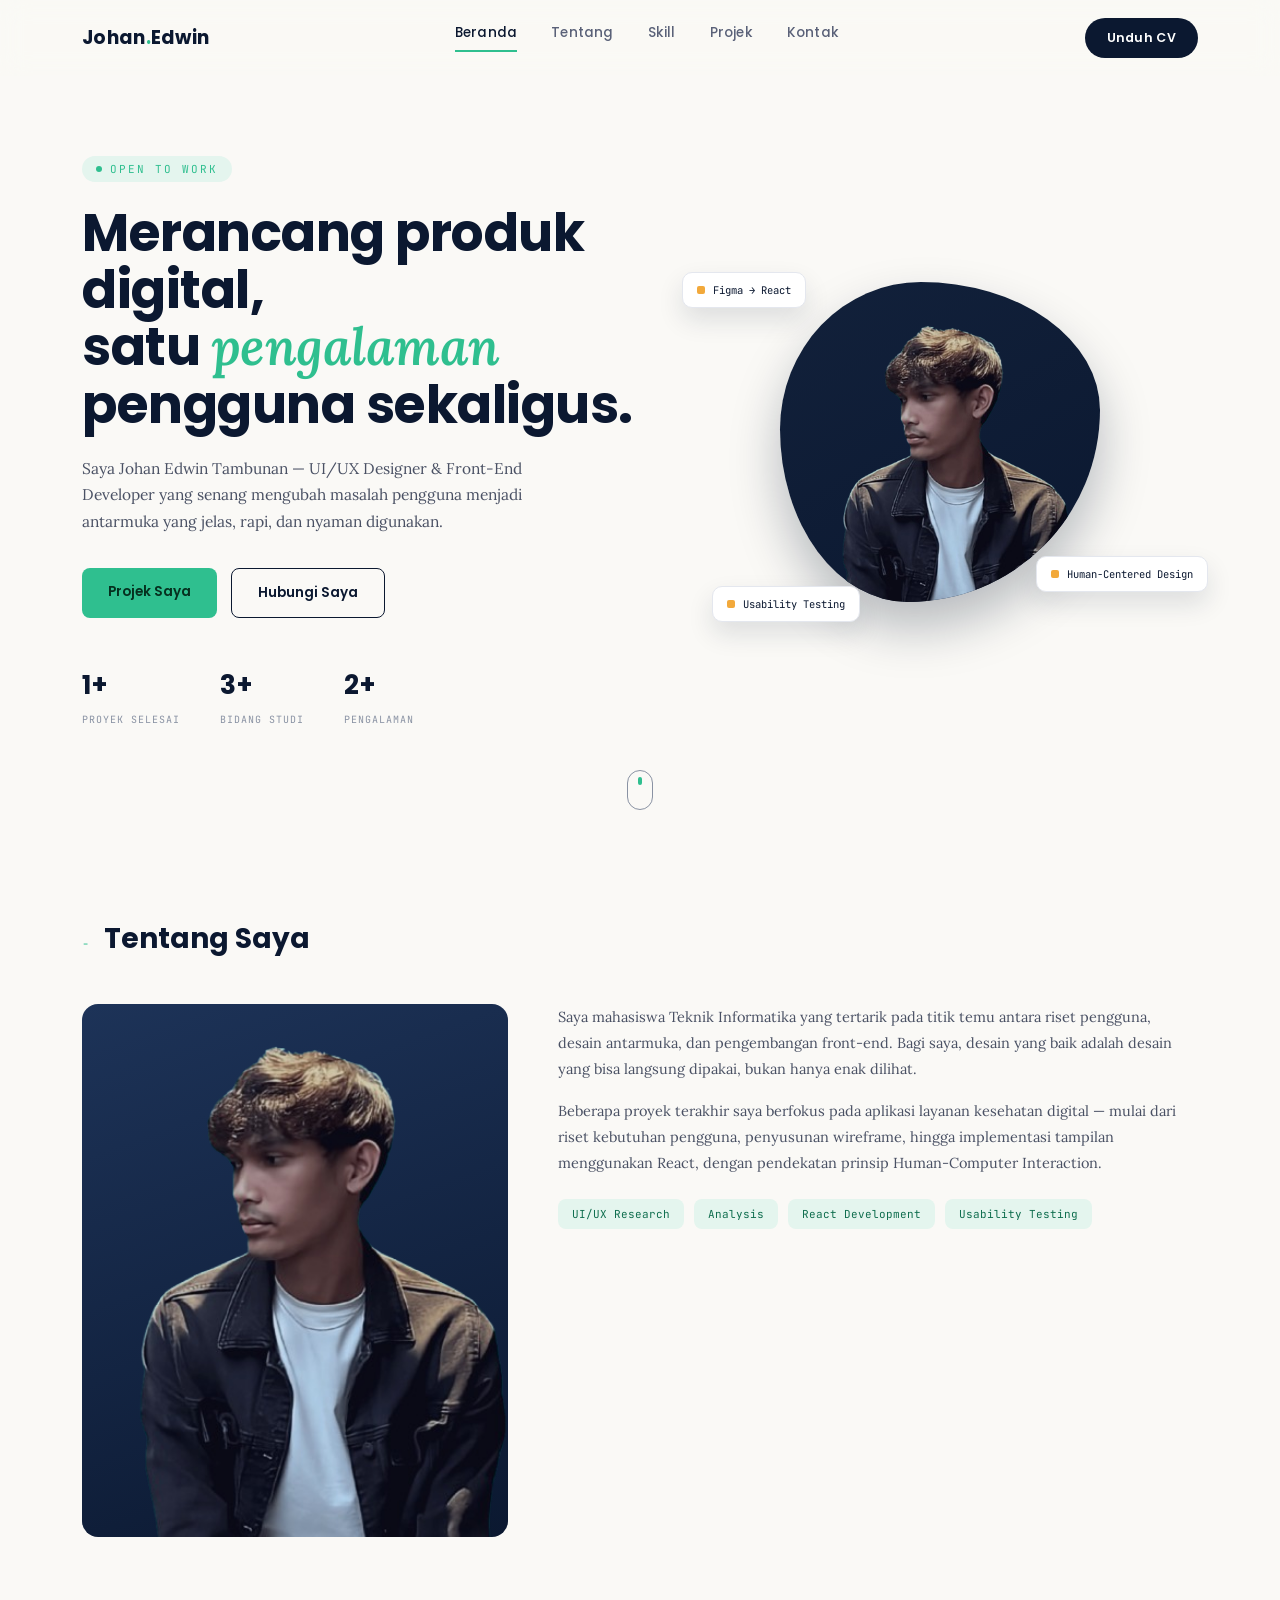
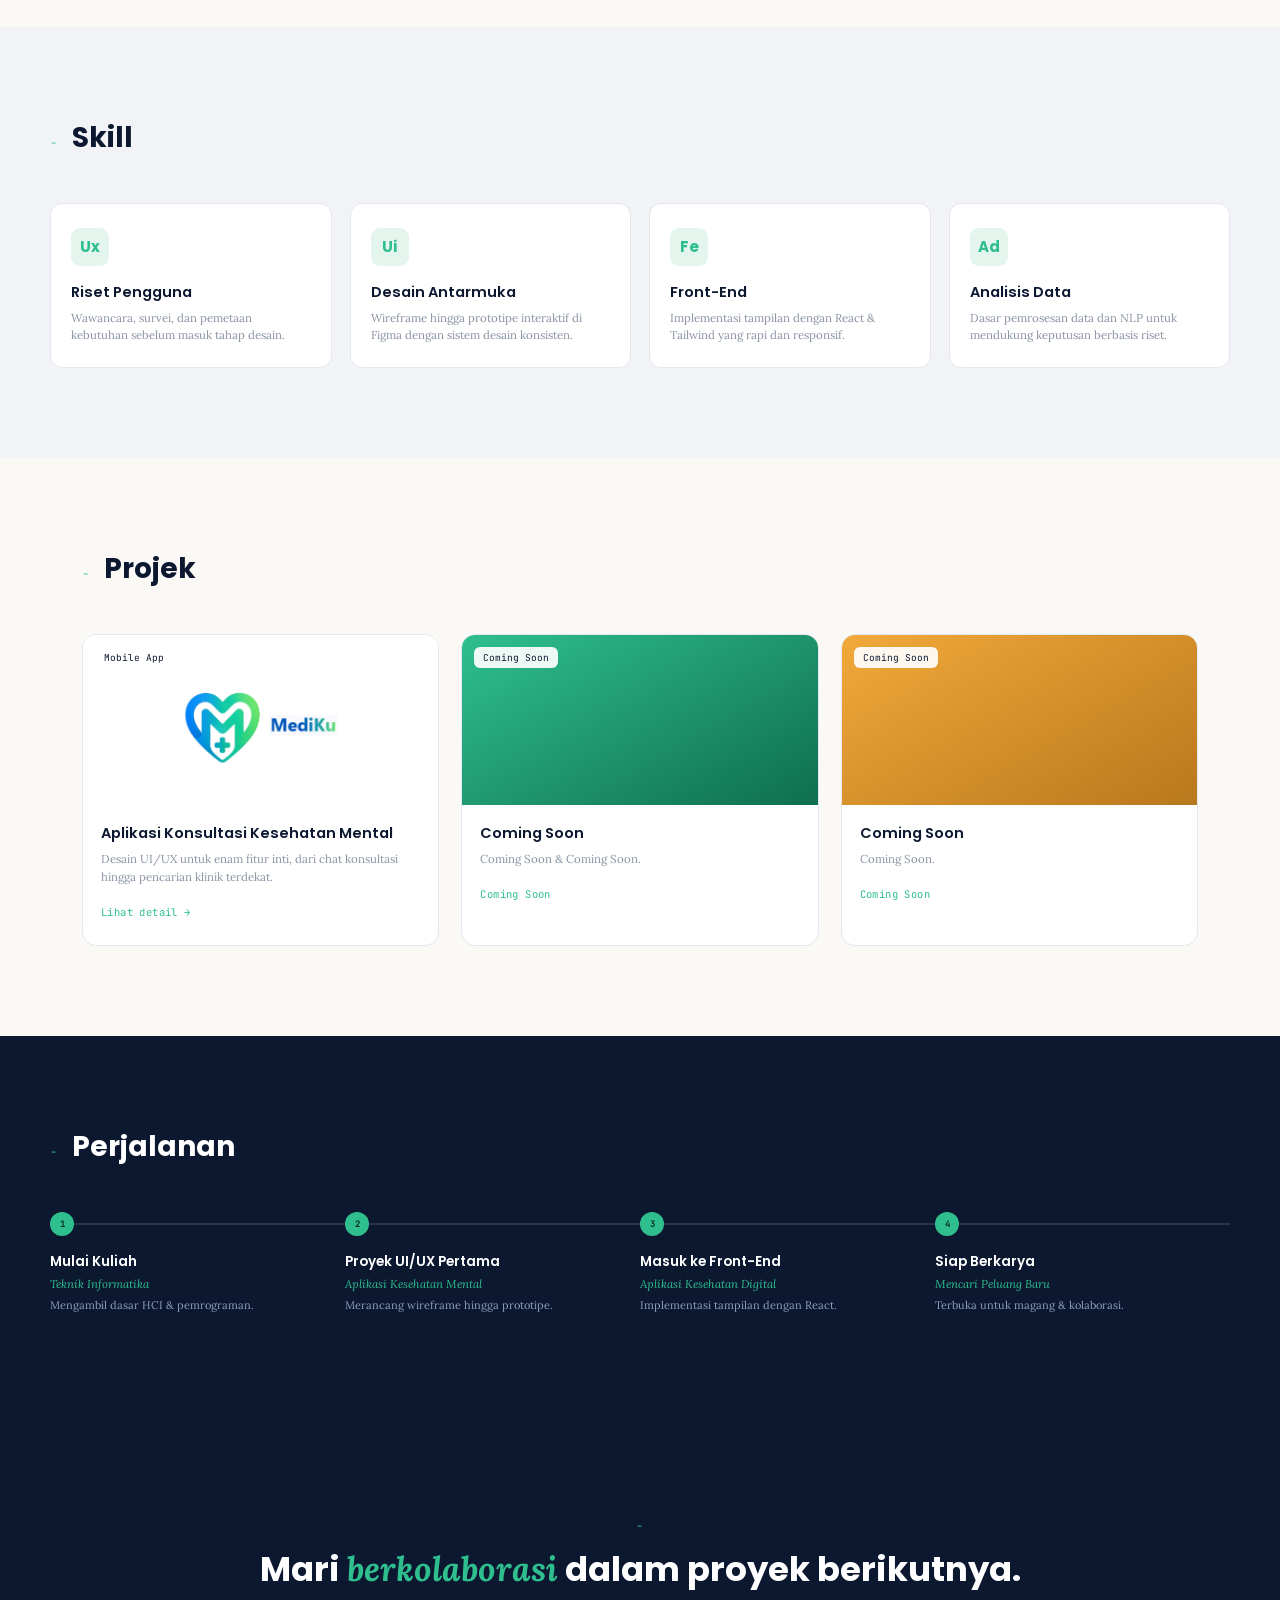
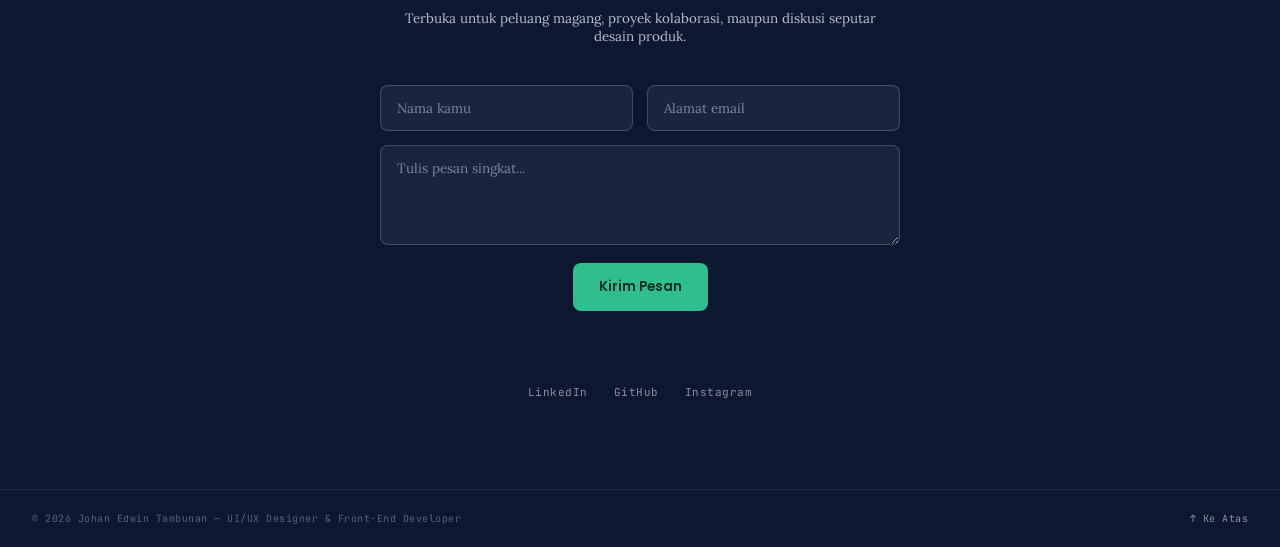
<file: index.html>
<!DOCTYPE html>
<html lang="id">
<head>
<meta charset="UTF-8">
<meta name="viewport" content="width=device-width, initial-scale=1.0">
<title>Johan - Portofolio</title>
<meta name="description" content="Portofolio Nama Anda, UI/UX Designer & Front-End Developer.">

<link rel="preconnect" href="https://fonts.googleapis.com">
<link rel="preconnect" href="https://fonts.gstatic.com" crossorigin>
<link href="https://fonts.googleapis.com/css2?family=Poppins:ital,wght@0,300;0,400;0,500;0,600;0,700;1,500&family=Lora:ital,wght@0,400;0,500;0,600;1,400;1,500;1,600&family=JetBrains+Mono:wght@400;500;600&display=swap" rel="stylesheet">

<link rel="stylesheet" href="style.css">
</head>
<body>

<!-- welcome -->
<div class="loader" id="loader"><div class="loader-mark">J E T</div></div>

<!-- bagian navbar -->
<header class="navbar" id="navbar">
  <div class="nav-inner">
    <a href="#beranda" class="logo">Johan<span>.</span>Edwin</a>

    <nav class="menu" id="menu">
      <a href="#beranda" class="menu-link active" data-section="beranda">Beranda</a>
      <a href="#tentang" class="menu-link" data-section="tentang">Tentang</a>
      <a href="#keahlian" class="menu-link" data-section="keahlian">Skill</a>
      <a href="#karya" class="menu-link" data-section="karya">Projek</a>
      <a href="#kontak" class="menu-link" data-section="kontak">Kontak</a>
      <a href="#" class="menu-cta-mobile">Unduh CV</a>
    </nav>

    <a href="#" class="cta-btn">Unduh CV</a>

    <button class="burger" id="burger" aria-label="Buka menu">
      <span></span><span></span><span></span>
    </button>
  </div>
</header>

<!-- ini bagian konteiner hero nya -->
<section class="hero" id="beranda">
  <div class="hero-text" data-reveal>
    <div class="eyebrow">Open To Work</div>
    <h1>Merancang produk digital,<br>satu <em>pengalaman</em><br>pengguna sekaligus.</h1>
    <p>
      Saya Johan Edwin Tambunan — UI/UX Designer &amp; Front-End Developer yang senang mengubah
      masalah pengguna menjadi antarmuka yang jelas, rapi, dan nyaman digunakan.
    </p>
    <div class="hero-btns">
      <a href="#karya" class="btn-primary">Projek Saya</a>
      <a href="#kontak" class="btn-ghost">Hubungi Saya</a>
    </div>
    <div class="stat-row">
      <div class="stat"><b data-count="1">0</b><span>Proyek Selesai</span></div>
      <div class="stat"><b data-count="3">0</b><span>Bidang Studi</span></div>
      <div class="stat"><b data-count="2">0</b><span>Pengalaman</span></div>
    </div>
  </div>

  <div class="hero-art" data-reveal>
    <div class="art-blob">
      <img src="Logo-Johan.png" alt="Logo Johan" class="blop-photo">
    </div>
    <div class="float-card fc1"><span class="sq"></span>Figma → React</div>
    <div class="float-card fc2"><span class="sq"></span>Human-Centered Design</div>
    <div class="float-card fc3"><span class="sq"></span>Usability Testing</div>
  </div>

  <a href="#tentang" class="scroll-cue" aria-label="Gulir ke bawah"><span></span></a>
</section>

<!-- bagian tentang nya -->
<section class="block" id="tentang">
  <div class="sec-head" data-reveal>
    <span class="sec-num"> - </span><span class="sec-title">Tentang Saya</span>
  </div>
  <div class="about-grid">
    <div class="about-photo" data-reveal>
       <img src="Logo-Johan.png" alt="Logo Johan" class="about-img">
    </div>
    <div data-reveal>
      <p>
        Saya mahasiswa Teknik Informatika yang tertarik pada titik temu antara riset pengguna,
        desain antarmuka, dan pengembangan front-end. Bagi saya, desain yang baik adalah desain
        yang bisa langsung dipakai, bukan hanya enak dilihat.
      </p>
      <p>
        Beberapa proyek terakhir saya berfokus pada aplikasi layanan kesehatan digital — mulai
        dari riset kebutuhan pengguna, penyusunan wireframe, hingga implementasi tampilan
        menggunakan React, dengan pendekatan prinsip Human-Computer Interaction.
      </p>
      <div class="badge-wrap">
        <span class="badge">UI/UX Research</span>
        <span class="badge">Analysis</span>
        <span class="badge">React Development</span>
        <span class="badge">Usability Testing</span>
      </div>
    </div>
  </div>
</section>

<!-- bagian skill nya -->
<section class="block alt-bg" id="keahlian">
  <div class="sec-head" data-reveal>
    <span class="sec-num">-</span><span class="sec-title">Skill</span>
  </div>
  <div class="skill-grid">
    <div class="skill-card" data-reveal><div class="ico">Ux</div><h3>Riset Pengguna</h3><p>Wawancara, survei, dan pemetaan kebutuhan sebelum masuk tahap desain.</p></div>
    <div class="skill-card" data-reveal><div class="ico">Ui</div><h3>Desain Antarmuka</h3><p>Wireframe hingga prototipe interaktif di Figma dengan sistem desain konsisten.</p></div>
    <div class="skill-card" data-reveal><div class="ico">Fe</div><h3>Front-End</h3><p>Implementasi tampilan dengan React &amp; Tailwind yang rapi dan responsif.</p></div>
    <div class="skill-card" data-reveal><div class="ico">Ad</div><h3>Analisis Data</h3><p>Dasar pemrosesan data dan NLP untuk mendukung keputusan berbasis riset.</p></div>
  </div>
</section>

<!-- bagian projek  nya -->
<section class="block" id="karya">
  <div class="sec-head" data-reveal>
    <span class="sec-num">-</span><span class="sec-title">Projek</span>
  </div>
  <div class="work-grid">
    <article class="work-card" data-reveal data-filter="mobile">
      <div class="work-thumb thumb-1">
        <span class="tag-mini">Mobile App</span>
        <img src="Mediku.png" class="mediku-img" alt="Aplikasi Konsultasi Kesehatan Mental">
      </div>
      <div class="work-body">
        <h3>Aplikasi Konsultasi Kesehatan Mental</h3>
        <p>Desain UI/UX untuk enam fitur inti, dari chat konsultasi hingga pencarian klinik terdekat.</p>
        <a href="https://mediku-app.vercel.app/" target="_blank" rel="noopener noreferrer" class="work-link">Lihat detail →</a>
      </div>
    </article>
    <article class="work-card" data-reveal data-filter="web">
      <div class="work-thumb thumb-2"><span class="tag-mini">Coming Soon</span></div>
      <div class="work-body">
        <h3>Coming Soon</h3>
        <p>Coming Soon &amp; Coming Soon.</p>
        <a href="#" class="work-link">Coming Soon</a>
      </div>
    </article>
    <article class="work-card" data-reveal data-filter="riset">
      <div class="work-thumb thumb-3"><span class="tag-mini">Coming Soon</span></div>
      <div class="work-body">
        <h3>Coming Soon</h3>
        <p>Coming Soon.</p>
        <a href="#" class="work-link">Coming Soon</a>
      </div>
    </article>
  </div>
</section>

<!-- bagian pengalaman nya  -->
<section class="block band-alt" id="perjalanan">
  <div class="sec-head" data-reveal>
    <span class="sec-num">-</span><span class="sec-title">Perjalanan</span>
  </div>
  <div class="tl-wrap">
    <div class="tl-item" data-reveal><div class="tl-dot">1</div><h4>Mulai Kuliah</h4><div class="org">Teknik Informatika</div><p>Mengambil dasar HCI &amp; pemrograman.</p></div>
    <div class="tl-item" data-reveal><div class="tl-dot">2</div><h4>Proyek UI/UX Pertama</h4><div class="org">Aplikasi Kesehatan Mental</div><p>Merancang wireframe hingga prototipe.</p></div>
    <div class="tl-item" data-reveal><div class="tl-dot">3</div><h4>Masuk ke Front-End</h4><div class="org">Aplikasi Kesehatan Digital</div><p>Implementasi tampilan dengan React.</p></div>
    <div class="tl-item" data-reveal><div class="tl-dot">4</div><h4>Siap Berkarya</h4><div class="org">Mencari Peluang Baru</div><p>Terbuka untuk magang &amp; kolaborasi.</p></div>
  </div>
</section>

<!-- bagian kontak nya -->
<section class="contact" id="kontak">
  <div class="sec-num" data-reveal>-</div>
  <h2 data-reveal>Mari <em>berkolaborasi</em> dalam proyek berikutnya.</h2>
  <p data-reveal>Terbuka untuk peluang magang, proyek kolaborasi, maupun diskusi seputar desain produk.</p>

  <form class="contact-form" id="contactForm" data-reveal>
    <div class="form-row">
      <input type="text" name="nama" placeholder="Nama kamu" required>
      <input type="email" name="email" placeholder="Alamat email" required>
    </div>
    <textarea name="pesan" rows="4" placeholder="Tulis pesan singkat..." required></textarea>
    <button type="submit" class="btn-primary">Kirim Pesan</button>
    <p class="form-note" id="formNote"></p>
  </form>

  <div class="social-row" data-reveal>
    <a href="https://www.linkedin.com/in/johantambunan17/" target="_blank" rel="noopener noreferrer">LinkedIn</a><a href="https://github.com/Johanedwin12" target="_blank" rel="noopener noreferrer">GitHub</a><a href="#">Instagram</a>
  </div>
</section>

<footer>
  <span>© <span id="year"></span> Johan Edwin Tambunan — UI/UX Designer &amp; Front-End Developer</span>
  <button class="to-top" id="toTop" aria-label="Kembali ke atas">↑ Ke Atas</button>
</footer>

<script src="script.js"></script>
</body>
</html>
</file>
<file: style.css>
/* bagian desain token */
:root{
  --navy:#12213B;
  --navy-deep:#0B1830;
  --ink:#1C2230;
  --paper:#FAF9F6;
  --panel:#FFFFFF;
  --mint:#2FBF8F;
  --mint-soft:#E4F5EE;
  --amber:#F2A93B;
  --slate:#8992A3;
  --line:#E4E7EE;

  --font-display:'Poppins', sans-serif;
  --font-body:'Lora', serif;
  --font-mono:'JetBrains Mono', monospace;

  --nav-h:76px;
  --container:1180px;
}

*{box-sizing:border-box;margin:0;padding:0;}
html{scroll-behavior:smooth;}
body{
  font-family:var(--font-display);
  background:var(--paper);
  color:var(--ink);
  overflow-x:hidden;
}
a{text-decoration:none;color:inherit;}
ul,li{list-style:none;}
img{max-width:100%;display:block;}
button{font-family:inherit;border:none;background:none;cursor:pointer;}
section{scroll-margin-top:var(--nav-h);}

/* bagian loader */
.loader{
  position:fixed;inset:0;z-index:999;
  background:var(--navy-deep);
  display:flex;align-items:center;justify-content:center;
  transition:opacity .6s ease, visibility .6s ease;
}
.loader-mark{
  font-family:var(--font-display);font-weight:700;font-size:32px;
  color:var(--mint);letter-spacing:2px;
  animation:pulse 1.1s ease-in-out infinite;
}
.loader.hide{opacity:0;visibility:hidden;}
@keyframes pulse{
  0%,100%{transform:scale(1);opacity:1;}
  50%{transform:scale(1.12);opacity:.65;}
}

/* ini navbar */
.navbar{
  position:fixed;top:0;left:0;right:0;z-index:100;
  height:var(--nav-h);
  background:rgba(250,249,246,0.7);
  backdrop-filter:blur(14px);
  -webkit-backdrop-filter:blur(14px);
  border-bottom:1px solid transparent;
  transition:border-color .3s ease, background .3s ease, box-shadow .3s ease;
}
.navbar.scrolled{
  border-color:var(--line);
  background:rgba(250,249,246,0.92);
  box-shadow:0 8px 24px rgba(11,24,48,0.06);
}
.nav-inner{
  max-width:var(--container);
  margin:0 auto;
  height:100%;
  padding:0 32px;
  display:flex;align-items:center;justify-content:space-between;
  gap:24px;
}
.logo{font-weight:700;font-size:19px;letter-spacing:0.3px;color:var(--navy-deep);}
.logo span{color:var(--mint);}

.menu{display:flex;gap:34px;}
.menu-link{
  font-size:13.5px;color:#5A6178;font-weight:500;letter-spacing:0.2px;
  position:relative;padding-bottom:9px;
  transition:color .2s ease;
}
.menu-link::after{
  content:"";position:absolute;left:0;right:0;bottom:0;height:2px;
  background:var(--mint);transform:scaleX(0);transform-origin:left;
  transition:transform .25s ease;
}
.menu-link:hover{color:var(--navy-deep);}
.menu-link.active{color:var(--navy-deep);}
.menu-link.active::after{transform:scaleX(1);}

.cta-btn{
  background:var(--navy-deep);color:#fff;font-size:12.5px;font-weight:600;
  padding:11px 22px;border-radius:30px;letter-spacing:0.3px;
  transition:transform .2s ease, background .2s ease;
  white-space:nowrap;
}
.menu-cta-mobile{
  display:none; 
}
.cta-btn:hover{background:var(--mint);color:#06301F;transform:translateY(-2px);}

.burger{
  display:none;flex-direction:column;gap:5px;width:26px;
}
.burger span{height:2px;background:var(--navy-deep);border-radius:2px;transition:.3s;}
.burger.open span:nth-child(1){transform:translateY(7px) rotate(45deg);}
.burger.open span:nth-child(2){opacity:0;}
.burger.open span:nth-child(3){transform:translateY(-7px) rotate(-45deg);}

/* ini bagian hero */
.hero{
  max-width:var(--container);
  margin:0 auto;
  min-height:92vh;
  padding:calc(var(--nav-h) + 40px) 32px 60px 32px;
  display:grid;grid-template-columns:1.05fr 0.95fr;
  align-items:center;gap:30px;
  position:relative;
}
.eyebrow{
  display:inline-flex;align-items:center;gap:8px;
  font-family:var(--font-mono);font-size:11px;letter-spacing:2px;text-transform:uppercase;
  color:var(--mint);background:var(--mint-soft);
  padding:6px 14px;border-radius:20px;margin-bottom:22px;
}
.eyebrow::before{content:"";width:6px;height:6px;border-radius:50%;background:var(--mint);animation:pulse 1.6s ease-in-out infinite;}
.hero h1{
  font-weight:700;font-size:clamp(32px,4.6vw,52px);line-height:1.1;color:var(--navy-deep);
  letter-spacing:-0.5px;
}
.hero h1 em{font-family:var(--font-body);font-style:italic;color:var(--mint);font-weight:600;}
.hero p{
  font-family:var(--font-body);font-size:15.5px;line-height:1.7;color:#4A5164;
  margin-top:22px;max-width:480px;
}
.hero-btns{display:flex;gap:14px;margin-top:34px;flex-wrap:wrap;}
.btn-primary{
  background:var(--mint);color:#06301F;font-weight:600;font-size:13.5px;
  padding:14px 26px;border-radius:8px;display:inline-block;
  transition:transform .2s ease, box-shadow .2s ease;
}
.btn-primary:hover{transform:translateY(-3px);box-shadow:0 12px 22px rgba(47,191,143,0.32);}
.btn-ghost{
  border:1.4px solid var(--navy-deep);color:var(--navy-deep);font-weight:600;font-size:13.5px;
  padding:14px 26px;border-radius:8px;display:inline-block;
  transition:background .2s ease, color .2s ease, transform .2s ease;
}
.btn-ghost:hover{background:var(--navy-deep);color:#fff;transform:translateY(-3px);}

.stat-row{display:flex;gap:40px;margin-top:48px;flex-wrap:wrap;}
.stat b{font-size:26px;color:var(--navy-deep);display:block;}
.stat span{font-family:var(--font-mono);font-size:10px;letter-spacing:1px;text-transform:uppercase;color:var(--slate);}

.hero-art{position:relative;display:flex;align-items:center;justify-content:center;min-height:340px;}
.art-blob{
  width:320px;height:320px;border-radius:44% 56% 60% 40% / 46% 40% 60% 54%;
  background:linear-gradient(150deg,var(--navy) 0%, var(--navy-deep) 100%);
  display:flex;align-items:center;justify-content:center;
  box-shadow:0 26px 50px rgba(11,24,48,0.28);
  animation:float 6s ease-in-out infinite;
}
@keyframes float{
  0%,100%{transform:translateY(0) rotate(0deg);}
  50%{transform:translateY(-14px) rotate(2deg);}
}
.art-blob{
  width: 320px;height:320px;border-radius:44% 56% 60% 40% / 46% 40% 60% 54%;
  background:linear-gradient(150deg,var(--navy) 0%, var(--navy-deep) 100%);
  display:flex;align-items:center;justify-content:center;
  box-shadow:0 26px 50px rgba(11,24,48,0.28);
  animation: float 6s ease-in-out infinite;
  overflow: hidden;
}
.blop-photo{
  width: 100%;
  height: 100%;
  object-fit:cover;
  object-position: center top;
}
.float-card{
  position:absolute;background:#fff;border:1px solid var(--line);border-radius:10px;
  padding:10px 14px;box-shadow:0 12px 26px rgba(20,30,60,0.12);
  font-family:var(--font-mono);font-size:10.5px;color:var(--navy-deep);
  display:flex;align-items:center;gap:8px;
  animation:floatCard 5s ease-in-out infinite;
}
.float-card .sq{width:8px;height:8px;border-radius:2px;background:var(--amber);}
.fc1{top:0;left:0;animation-delay:.2s;}
.fc2{bottom:20px;right:-10px;animation-delay:1s;}
.fc3{bottom:-10px;left:30px;animation-delay:1.8s;}
@keyframes floatCard{
  0%,100%{transform:translateY(0);}
  50%{transform:translateY(-8px);}
}

.scroll-cue{
  position:absolute;bottom:18px;left:50%;transform:translateX(-50%);
  width:26px;height:40px;border:1.5px solid var(--slate);border-radius:20px;
  display:flex;justify-content:center;padding-top:6px;
}
.scroll-cue span{width:4px;height:8px;background:var(--mint);border-radius:2px;animation:scrollDown 1.6s ease infinite;}
@keyframes scrollDown{
  0%{transform:translateY(0);opacity:1;}
  100%{transform:translateY(10px);opacity:0;}
}

/* ini section hel */
.block{max-width:var(--container);margin:0 auto;padding:90px 32px;}
.alt-bg{max-width:none;background:#F2F3F7;}
.alt-bg > *{max-width:var(--container);margin-left:auto;margin-right:auto;}
.sec-head{display:flex;align-items:baseline;gap:14px;margin-bottom:44px;}
.sec-num{font-family:var(--font-mono);font-size:12px;color:var(--mint);letter-spacing:1px;}
.sec-title{font-weight:700;font-size:clamp(22px,3vw,28px);color:var(--navy-deep);}

.band-alt{max-width:none;background:var(--navy-deep);}
.band-alt > *{max-width:var(--container);margin-left:auto;margin-right:auto;}
.band-alt .sec-title{color:#fff;}

/* about */
.about-grid{display:grid;grid-template-columns:0.8fr 1.2fr;gap:50px;align-items:start;}
.about-photo{
  width:100%;aspect-ratio:4/5;border-radius:16px;
  background:linear-gradient(160deg,#1D3358,#0B1830);
  display:flex;align-items:center;justify-content:center;
  color:var(--mint);font-weight:700;font-size:54px;
  overflow: hidden;
}
.about-img{
  width: 100%;
  height: 110%;
  object-fit: cover;
  object-position: center top;
}
.about-grid p{font-family:var(--font-body);font-size:14.5px;line-height:1.8;color:#4A5164;margin-bottom:16px;}
.badge-wrap{display:flex;flex-wrap:wrap;gap:10px;margin-top:22px;}
.badge{
  font-family:var(--font-mono);font-size:11px;background:var(--mint-soft);color:#0F6E4E;
  padding:8px 14px;border-radius:8px;
}

/* skill */
.skill-grid{display:grid;grid-template-columns:repeat(4,1fr);gap:18px;}
.skill-card{
  background:var(--panel);border:1px solid var(--line);border-radius:12px;padding:24px 20px;
  transition:transform .25s ease, box-shadow .25s ease;
}
.skill-card:hover{transform:translateY(-6px);box-shadow:0 16px 30px rgba(20,30,60,0.08);}
.skill-card .ico{
  width:38px;height:38px;border-radius:9px;background:var(--mint-soft);
  display:flex;align-items:center;justify-content:center;margin-bottom:16px;
  font-weight:700;color:var(--mint);font-size:15px;
}
.skill-card h3{font-size:14.5px;font-weight:600;color:var(--navy-deep);margin-bottom:6px;}
.skill-card p{font-family:var(--font-body);font-size:11.5px;color:var(--slate);line-height:1.5;}

/* work */
.work-grid{display:grid;grid-template-columns:repeat(3,1fr);gap:22px;}
.work-card{
  background:var(--panel);border:1px solid var(--line);border-radius:14px;overflow:hidden;
  transition:transform .25s ease, box-shadow .25s ease;
}
.work-card:hover{transform:translateY(-8px);box-shadow:0 20px 36px rgba(20,30,60,0.1);}
.mediku-img{
  width: 50%;
  height: 70%;
  object-fit: contain;
  position: absolute;
}
.work-thumb{height:170px;display:flex;align-items:center;justify-content:center;position:relative;}
.thumb-1{background:linear-gradient(150deg,#ffffff,#ffffff);}
.thumb-2{background:linear-gradient(150deg,#2FBF8F,#0F6E4E);}
.thumb-3{background:linear-gradient(150deg,#F2A93B,#B9781C);}
.tag-mini{
  position:absolute;top:12px;left:12px;background:rgba(255,255,255,0.92);
  font-family:var(--font-mono);font-size:9.5px;padding:4px 9px;border-radius:6px;color:var(--navy-deep);
}
.work-body{padding:18px 18px 22px 18px;}
.work-body h3{font-size:14.5px;font-weight:600;color:var(--navy-deep);margin-bottom:6px;}
.work-body p{font-family:var(--font-body);font-size:11.5px;color:var(--slate);line-height:1.55;margin-bottom:12px;}
.work-link{font-family:var(--font-mono);font-size:10.5px;color:var(--mint);letter-spacing:0.4px;}

/* timeline */
.tl-wrap{display:flex;gap:0;position:relative;flex-wrap:wrap;}
.tl-wrap::before{content:"";position:absolute;top:11px;left:0;right:0;height:2px;background:rgba(255,255,255,0.12);}
.tl-item{flex:1 1 200px;padding-right:24px;position:relative;margin-bottom:24px;}
.tl-item .tl-dot{
  width:24px;height:24px;border-radius:50%;background:var(--mint);color:#06301F;
  font-family:var(--font-mono);font-size:9px;font-weight:700;display:flex;align-items:center;justify-content:center;
  margin-bottom:16px;position:relative;z-index:1;
}
.tl-item h4{font-size:13.5px;font-weight:600;color:#fff;margin-bottom:4px;}
.tl-item .org{font-family:var(--font-body);font-style:italic;color:var(--mint);font-size:11.5px;margin-bottom:6px;}
.tl-item p{font-family:var(--font-body);font-size:11px;color:#8FA0BF;line-height:1.5;}

/* kontak */
.contact{
  max-width:none;background:var(--navy-deep);padding:90px 32px;text-align:center;color:#fff;
}
.contact .sec-num{display:block;margin-bottom:10px;}
.contact h2{font-weight:700;font-size:clamp(24px,4vw,34px);margin-bottom:14px;}
.contact h2 em{font-family:var(--font-body);font-style:italic;color:var(--mint);}
.contact > p{font-family:var(--font-body);color:#B7BECF;font-size:13.5px;max-width:480px;margin:0 auto 40px auto;}

.contact-form{max-width:520px;margin:0 auto;display:flex;flex-direction:column;gap:14px;}
.form-row{display:flex;gap:14px;flex-wrap:wrap;}
.form-row input{flex:1 1 200px;}
.contact-form input,.contact-form textarea{
  width:100%;background:rgba(255,255,255,0.06);border:1px solid rgba(255,255,255,0.18);
  border-radius:8px;padding:13px 16px;color:#fff;font-family:var(--font-body);font-size:13.5px;
  transition:border-color .2s ease, background .2s ease;
}
.contact-form input::placeholder,.contact-form textarea::placeholder{color:#7C859C;}
.contact-form input:focus,.contact-form textarea:focus{
  outline:none;border-color:var(--mint);background:rgba(255,255,255,0.1);
}
.contact-form textarea{resize:vertical;min-height:100px;}
.contact-form .btn-primary{align-self:center;border:none;margin-top:4px;}
.form-note{font-family:var(--font-mono);font-size:11px;color:var(--mint);min-height:16px;}

.social-row{display:flex;justify-content:center;gap:26px;margin-top:44px;flex-wrap:wrap;}
.social-row a{
  font-family:var(--font-mono);font-size:11px;color:#8992A3;letter-spacing:0.5px;
  transition:color .2s ease;
}
.social-row a:hover{color:var(--mint);}

/* footer */
footer{
  background:var(--navy-deep);border-top:1px solid rgba(255,255,255,0.08);
  padding:22px 32px;display:flex;justify-content:space-between;align-items:center;
  font-family:var(--font-mono);font-size:10px;color:#5A6178;letter-spacing:0.5px;
}
.to-top{color:#8992A3;font-family:var(--font-mono);font-size:10px;letter-spacing:0.5px;transition:color .2s ease;}
.to-top:hover{color:var(--mint);}

/* scroll reveal */
[data-reveal]{
  opacity:0;transform:translateY(28px);
  transition:opacity .7s ease, transform .7s ease;
}
[data-reveal].in-view{opacity:1;transform:translateY(0);}

/* responsive gadget */
@media (max-width:960px){
  .hero{grid-template-columns:1fr;text-align:left;padding-top:calc(var(--nav-h) + 20px);}
  .hero-art{order:-1;margin-bottom:10px;min-height:260px;}
  .art-blob{width:230px;height:230px;}
  .art-blob .mono{font-size:46px;}
  .about-grid{grid-template-columns:1fr;}
  .about-photo{max-width:280px;}
  .skill-grid{grid-template-columns:repeat(2,1fr);}
  .work-grid{grid-template-columns:1fr;}
}

@media (max-width:760px){
  .menu{
    position:fixed;top:var(--nav-h);left:0;right:0;
    background:var(--paper);border-bottom:1px solid var(--line);
    flex-direction:column;gap:0;
    max-height:0;overflow:hidden;
    transition:max-height .35s ease;
  }
  .menu.open{max-height:420px;}
  .menu-link{padding:16px 32px;width:100%;border-bottom:1px solid var(--line);}
  .menu-link::after{display:none;}
  .cta-btn{display:none;}
  .menu-cta-mobile{
    display:block;
    margin:16px 32px;
    text-align:center;
    background:var(--navy-deep);
    color:#fff;
    font-weight:600;
    font-size:13px;
    padding:13px 0;
    border-radius:30px;
  }
  .burger{display:flex;}
  .stat-row{gap:26px;}
  .skill-grid{grid-template-columns:1fr;}
  .form-row{flex-direction:column;}
  footer{flex-direction:column;gap:10px;text-align:center;}
}
</file>
